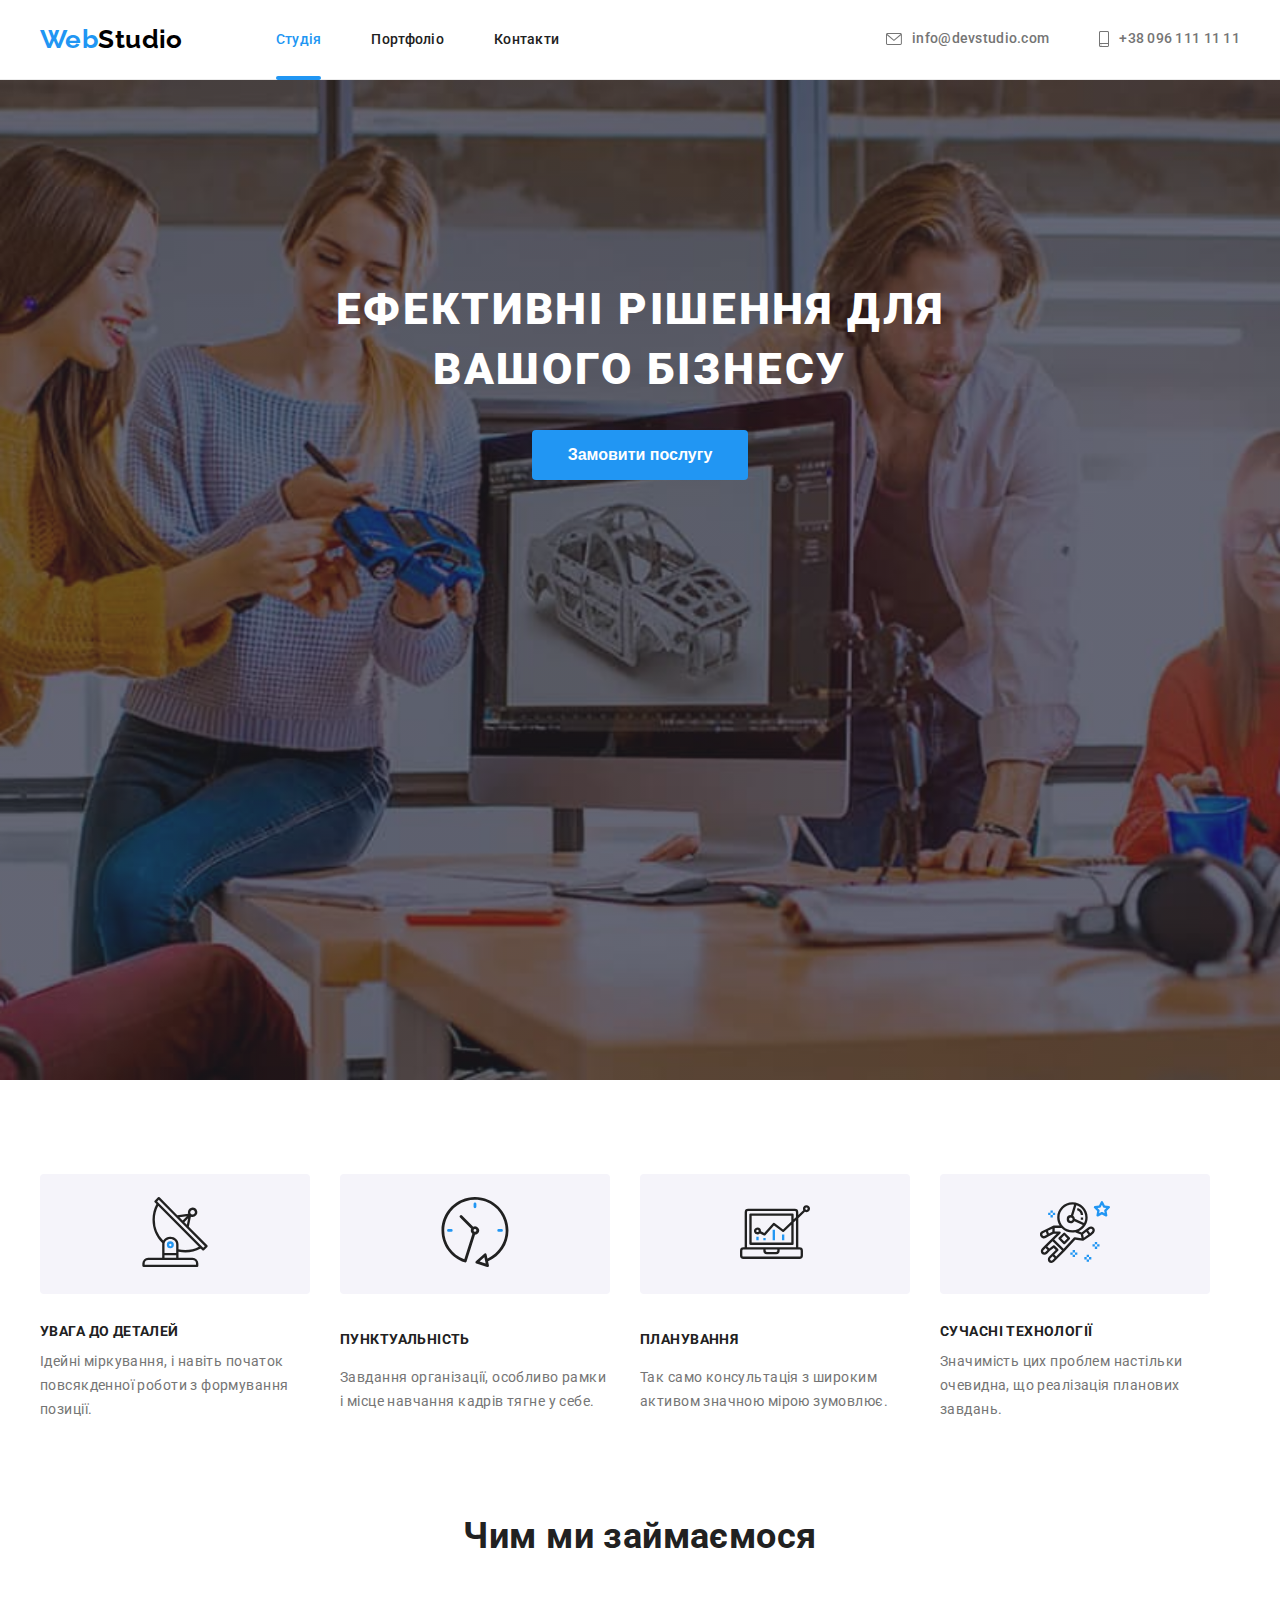
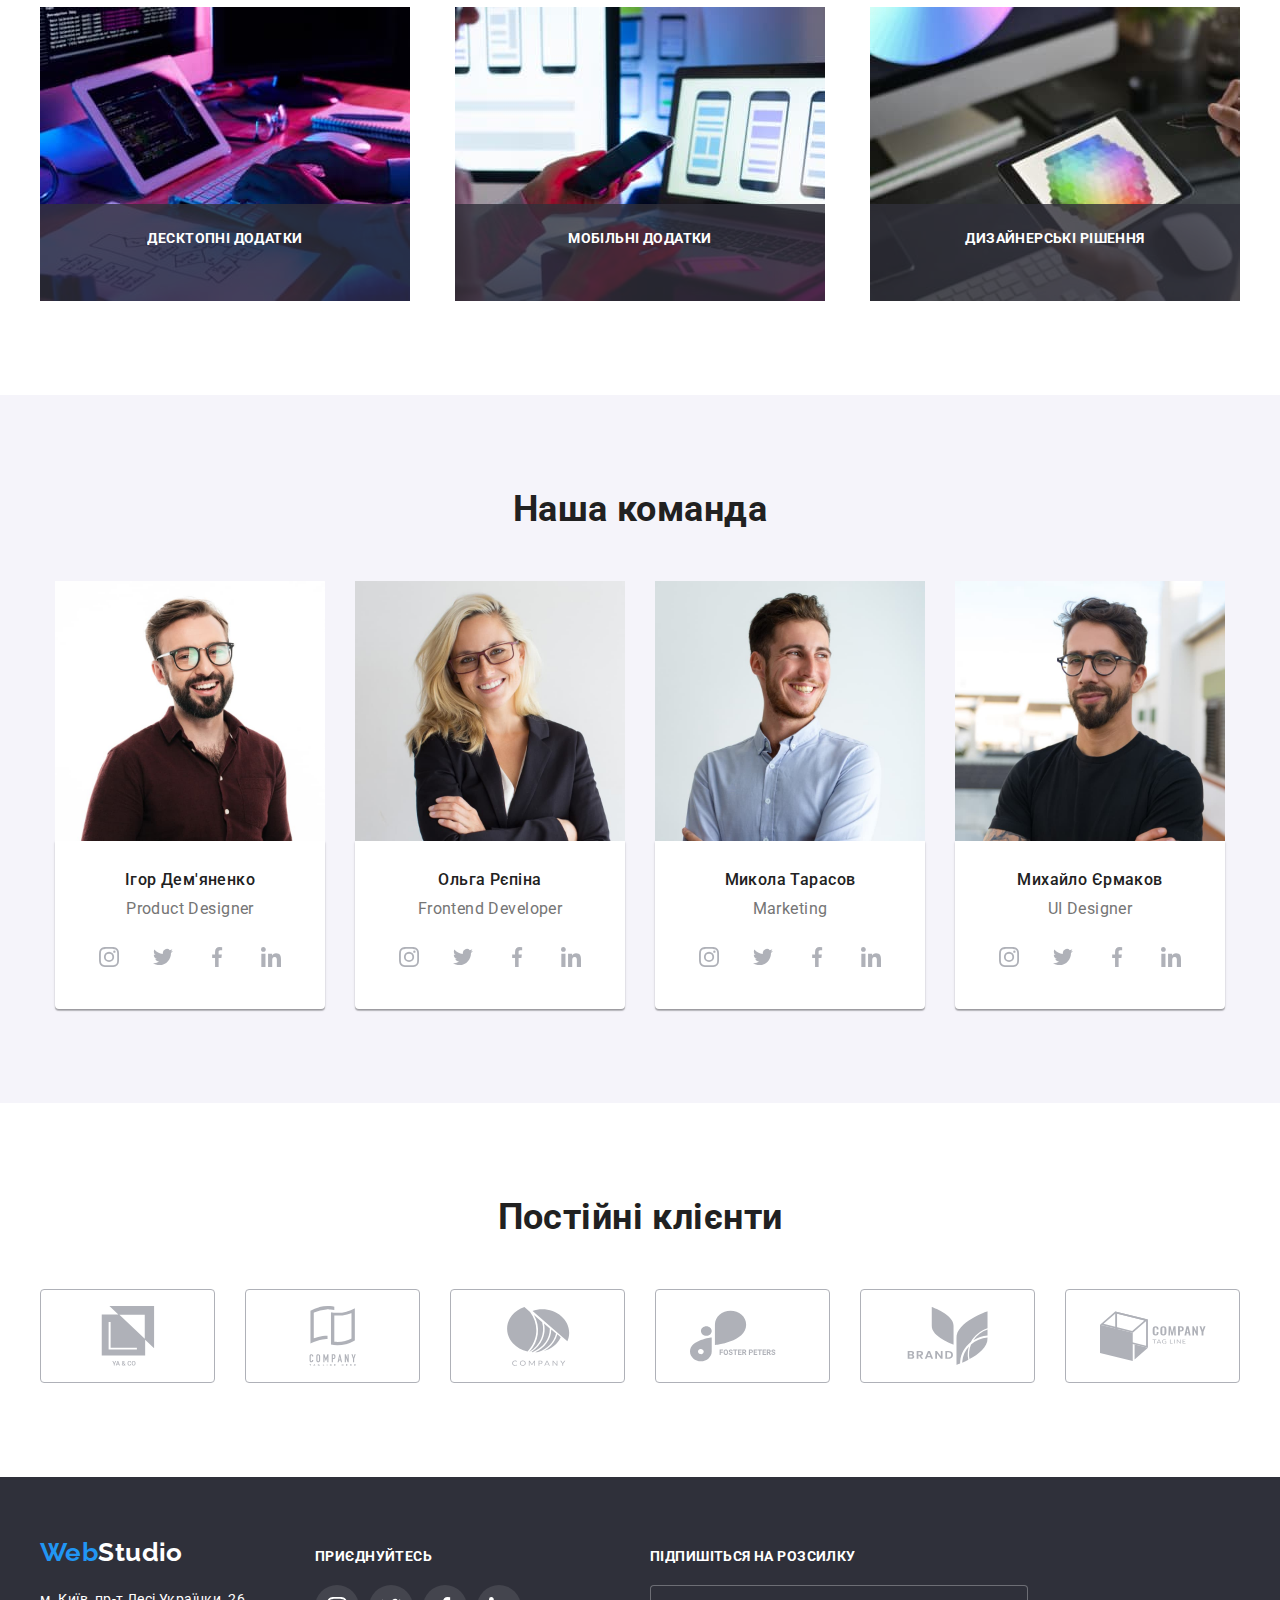
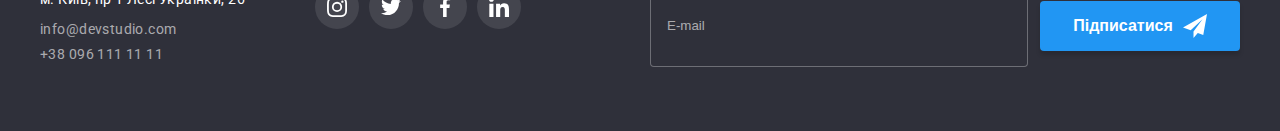
<file: index.html>
<!DOCTYPE html>
<html lang="uk">
  <head>
    <meta charset="UTF-8" />
    <meta http-equiv="X-UA-Compatible" content="IE=edge" />
    <meta name="viewport" content="width=device-width, initial-scale=1.0" />
    <title>Document</title>
    <link rel="preconnect" href="https://fonts.googleapis.com" />
    <link rel="preconnect" href="https://fonts.gstatic.com" crossorigin />
    <link
      href="https://fonts.googleapis.com/css2?family=Raleway:wght@700&family=Roboto:wght@400;500;700;900&display=swap"
      rel="stylesheet"
    />
    <link
      rel="stylesheet"
      href="https://cdnjs.cloudflare.com/ajax/libs/modern-normalize/1.1.0/modern-normalize.min.css"
      integrity="sha512-wpPYUAdjBVSE4KJnH1VR1HeZfpl1ub8YT/NKx4PuQ5NmX2tKuGu6U/JRp5y+Y8XG2tV+wKQpNHVUX03MfMFn9Q=="
      crossorigin="anonymous"
      referrerpolicy="no-referrer"
    />
    <link rel="stylesheet" href="./css/main.min.css" />
  </head>
  <body>
    <header class="header">
      <div class="container header-container">
        <nav class="navigation main-nav">
          <a href="./index.html" class="logo"
            >Web<span class="logo-color">Studio</span></a
          >
          <ul class="navigation-list">
            <li class="item-nav">
              <a href="./index.html" class="link button-current">Студія</a>
            </li>
            <li class="item-nav">
              <a href="./portfolio.html" class="link">Портфоліо</a>
            </li>
            <li class="item-nav"><a href="" class="link">Контакти</a></li>
          </ul>
        </nav>
        <!--  Кнопка мобильного меню -->
        <button type="button" class="mob-btn" data-menu-open>
          <svg class="mob-svg" width="40" height="40">
            <use href="./symbol-defs.svg#icon-mob-menu"></use>
          </svg>
        </button>
        <ul class="contacts-list">
          <li class="header-mail item">
            <a href="mailto:info@devstudio.com" class="mail"
              ><svg class="mail-icon" width="16" height="12">
                <use href="./symbol-defs.svg#icon-envelope-hover"></use></svg
              >info@devstudio.com</a
            >
          </li>
          <li class="header-phone item">
            <a href="tel:+380961111111" class="phone"
              ><svg class="phone-icon" width="10" height="16">
                <use href="./symbol-defs.svg#icon-smartphone"></use></svg
              >+38 096 111 11 11</a
            >
          </li>
        </ul>
      </div>
      <!-- Мобильная модалка -->
      <div class="mob-modal is-hidden" data-menu>
        <div class="mob-menu container">
          <button type="button" class="mob-close-btn" data-menu-close>
            <svg class="" width="40" height="40">
              <use href="./symbol-defs.svg#icon-mob-menu-close"></use>
            </svg>
          </button>
          <ul class="mob-nav">
            <li class="mob-item-nav">
              <a href="./index.html" class="mob-link button-current">Студія</a>
            </li>
            <li class="mob-item-nav">
              <a href="./portfolio.html" class="mob-link">Портфоліо</a>
            </li>
            <li class="mob-item-nav">
              <a href="" class="mob-link">Контакти</a>
            </li>
          </ul>
          <ul class="mob-contacts">
            <li class="mob-contacts-item">
              <a href="tel:+380961111111" class="mob-phone"
                >+38 096 111 11 11</a
              >
            </li>
            <li class="mob-contacts-item">
              <a href="mailto:info@devstudio.com" class="mob-mail"
                >info@devstudio.com</a
              >
            </li>
          </ul>
          <ul class="mob-socials">
            <li class="mob-soc-item">
              <a href="" class="mob-soc-link">Instagram</a>
            </li>
            <li class="mob-soc-item">
              <a href="" class="mob-soc-link">Twitter</a>
            </li>
            <li class="mob-soc-item">
              <a href="" class="mob-soc-link">Facebook</a>
            </li>
            <li class="mob-soc-item">
              <a href="" class="mob-soc-link">LinkedIn</a>
            </li>
          </ul>
        </div>
      </div>
    </header>
    <main>
      <section class="section hero background">
        <div class="container">
          <h1 class="hero-title">Ефективні рішення для вашого бізнесу</h1>
          <button data-modal-open type="button" class="button">
            Замовити послугу
          </button>
        </div>
      </section>
      <section class="section advantages">
        <div class="container">
          <h2 class="visually-hidden">Наші переваги</h2>
          <ul class="adv-list">
            <li class="advantages-item">
              <div class="icon">
                <a href="">
                  <svg class="adv-icon" width="70" height="70">
                    <use href="./symbol-defs.svg#icon-antenna"></use>
                  </svg>
                </a>
              </div>
              <h3 class="advantages-title">УВАГА ДО ДЕТАЛЕЙ</h3>
              <p class="advantages-text">
                Ідейні міркування, і навіть початок повсякденної роботи з
                формування позиції.
              </p>
            </li>
            <li class="advantages-item">
              <div class="icon">
                <a href="">
                  <svg class="adv-icon" width="70" height="70">
                    <use href="./symbol-defs.svg#icon-clock"></use>
                  </svg>
                </a>
              </div>
              <h3 class="advantages-title">ПУНКТУАЛЬНІСТЬ</h3>
              <p class="advantages-text">
                Завдання організації, особливо рамки і місце навчання кадрів
                тягне у себе.
              </p>
            </li>
            <li class="advantages-item">
              <div class="icon">
                <a href="">
                  <svg class="adv-icon" width="70" height="70">
                    <use href="./symbol-defs.svg#icon-diagram"></use>
                  </svg>
                </a>
              </div>
              <h3 class="advantages-title">ПЛАНУВАННЯ</h3>
              <p class="advantages-text">
                Так само консультація з широким активом значною мірою зумовлює.
              </p>
            </li>
            <li class="advantages-item">
              <div class="icon">
                <a href="">
                  <svg class="adv-icon" width="70" height="70">
                    <use href="./symbol-defs.svg#icon-astronaut"></use>
                  </svg>
                </a>
              </div>
              <h3 class="advantages-title">СУЧАСНІ ТЕХНОЛОГІЇ</h3>
              <p class="advantages-text">
                Значимість цих проблем настільки очевидна, що реалізація
                планових завдань.
              </p>
            </li>
          </ul>
        </div>
      </section>
      <section class="section invisible">
        <div class="container">
          <h2 class="section__title">Чим ми займаємося</h2>
          <ul class="direction">
            <li class="direction__item">
              <div class="direction__overlay">
                <picture>
                  <source
                    scrset="./images/box1.jpg 1x, 
                  ./images/box1-2x.jpg 2x"
                    media="(min-width: 1200px)"
                  />
                  <img
                    src="./images/box1.jpg"
                    alt="Людина яка набирає код на клавіатурі"
                    width="370"
                  />
                </picture>
                <p class="direction__name">Десктопні додатки</p>
              </div>
            </li>
            <li class="direction__item">
              <div class="direction__overlay">
                <picture>
                  <source
                    scrset="./images/box2.jpg 1x, 
                  ./images/box2-2x.jpg 2x"
                    media="(min-width: 1200px)"
                  />
                  <img
                    src="./images/box2.jpg"
                    alt="Людина тримає у руках телефон та обирає на комп'ютері яка розмітка буде на телефоні"
                    width="370"
                  />
                </picture>
                <p class="direction__name">Мобільні додатки</p>
              </div>
            </li>
            <li class="direction__item">
              <div class="direction__overlay">
                <picture>
                  <source
                    scrset="./images/box3.jpg 1x, 
                  ./images/box3-2x.jpg 2x"
                    media="(min-width: 1200px)"
                  />
                  <img
                    src="./images/box3.jpg"
                    alt="Людина тримає у руках планшет"
                    width="370"
                  />
                </picture>
                <p class="direction__name">Дизайнерські рішення</p>
              </div>
            </li>
          </ul>
        </div>
      </section>
      <section class="section workers">
        <div class="container">
          <h2 class="section__title">Наша команда</h2>
          <ul class="workers__list">
            <li class="workers__item">
              <picture>
                <source
                  scrset="./images/member-1.jpg 1x, 
                ./images/member-1-desktop2x.jpg 2x"
                  media="(min-width: 1200px)"
                />
                <source
                  scrset="./images/member-1-tablet-1x.jpg 1x,
                ./images/member-1-tablet-2x.jpg 2x"
                  media="(min-width: 768px)"
                />
                <source
                  scrset="./images/member-1-mobile-1x.jpg 1x,
                ./images/member-1-mobile-2x.jpg 2x"
                  media="(max-width: 767px)"
                />
                <img
                  class="workers__pic"
                  src="./images/member-1.jpg"
                  alt="Член команди чоловік"
                />
              </picture>
              <div class="worker">
                <h3 class="worker__name">Ігор Дем'яненко</h3>
                <p class="worker__position" lang="en">Product Designer</p>
                <ul class="social">
                  <li class="social__item">
                    <a class="social__link" href="">
                      <svg class="social__icon" width="20" height="20">
                        <use href="./symbol-defs.svg#icon-instagram"></use>
                      </svg>
                    </a>
                  </li>
                  <li class="social__item">
                    <a class="social__link" href="">
                      <svg class="social__icon" width="20" height="20">
                        <use href="./symbol-defs.svg#icon-twitter"></use>
                      </svg>
                    </a>
                  </li>
                  <li class="social__item">
                    <a class="social__link" href="">
                      <svg class="social__icon" width="20" height="20">
                        <use href="./symbol-defs.svg#icon-facebook"></use>
                      </svg>
                    </a>
                  </li>
                  <li class="social__item">
                    <a class="social__link" href="">
                      <svg class="social__icon" width="20" height="20">
                        <use href="./symbol-defs.svg#icon-linkedin"></use>
                      </svg>
                    </a>
                  </li>
                </ul>
              </div>
            </li>
            <li class="workers__item">
              <picture>
                <source
                  scrset="./images/member-2.jpg 1x,
                ./images/member-2-desktop-2x.jpg 2x"
                  media="(min-width: 1200px)"
                />
                <source
                  scrset="./images/member-2-tablet-1x.jpg 1x, 
                ./images/member-2-tablet-2x.jpg 2x"
                  media="(min-width: 768px)"
                />
                <source
                  scrset="./images/member-2-mobile-1x.jpg 1x,
                ./images/member-2-mobile-2x.jpg 2x"
                  media="(max-width: 767px)"
                />
                <img
                  class="workers__pic"
                  src="./images/member-2.jpg"
                  alt="Член команди жінка"
                />
              </picture>
              <div class="worker">
                <h3 class="worker__name">Ольга Рєпіна</h3>
                <p class="worker__position" lang="en">Frontend Developer</p>
                <ul class="social">
                  <li class="social__item">
                    <a class="social__link" href="">
                      <svg class="social__icon" width="20" height="20">
                        <use href="./symbol-defs.svg#icon-instagram"></use>
                      </svg>
                    </a>
                  </li>
                  <li class="social__item">
                    <a class="social__link" href="">
                      <svg class="social__icon" width="20" height="20">
                        <use href="./symbol-defs.svg#icon-twitter"></use>
                      </svg>
                    </a>
                  </li>
                  <li class="social__item">
                    <a class="social__link" href="">
                      <svg class="social__icon" width="20" height="20">
                        <use href="./symbol-defs.svg#icon-facebook"></use>
                      </svg>
                    </a>
                  </li>
                  <li class="social__item">
                    <a class="social__link" href="">
                      <svg class="social__icon" width="20" height="20">
                        <use href="./symbol-defs.svg#icon-linkedin"></use>
                      </svg>
                    </a>
                  </li>
                </ul>
              </div>
            </li>
            <li class="workers__item">
              <picture>
                <source
                  scrset="./images/member-3.jpg 1x,
                ./images/member-3-desktop-2x.jpg 2x"
                  media="(min-width: 1200px)"
                />
                <source
                  scrset="./images/member-3-tablet-1x.jpg 1x, 
                ./images/member-3-tablet-2x.jpg 2x"
                  media="(min-width: 768px)"
                />
                <source
                  scrset="./images/member-3-mobile-1x.jpg 1x,
                ./images/member-3-mobile-2x.jpg 2x"
                  media="(max-width: 767px)"
                />
                <img
                  class="workers__pic"
                  src="./images/member-3.jpg"
                  alt="Член команди чоловік"
                />
              </picture>
              <div class="worker">
                <h3 class="worker__name">Микола Тарасов</h3>
                <p class="worker__position" lang="en">Marketing</p>
                <ul class="social">
                  <li class="social__item">
                    <a class="social__link" href="">
                      <svg class="social__icon" width="20" height="20">
                        <use href="./symbol-defs.svg#icon-instagram"></use>
                      </svg>
                    </a>
                  </li>
                  <li class="social__item">
                    <a class="social__link" href="">
                      <svg class="social__icon" width="20" height="20">
                        <use href="./symbol-defs.svg#icon-twitter"></use>
                      </svg>
                    </a>
                  </li>
                  <li class="social__item">
                    <a class="social__link" href="">
                      <svg class="social__icon" width="20" height="20">
                        <use href="./symbol-defs.svg#icon-facebook"></use>
                      </svg>
                    </a>
                  </li>
                  <li class="social__item">
                    <a class="social__link" href="">
                      <svg class="social__icon" width="20" height="20">
                        <use href="./symbol-defs.svg#icon-linkedin"></use>
                      </svg>
                    </a>
                  </li>
                </ul>
              </div>
            </li>
            <li class="workers__item">
              <picture>
                <source
                  scrset="./images/member-4.jpg 1x, 
                ./images/member-4-desktop-2x.jpg 2x"
                  media="(min-width: 1200px)"
                />
                <source
                  scrset="./images/member-4-tablet-1x.jpg 1x, 
                ./images/member-4-tablet-2x.jpg 2x"
                  media="(min-width: 768px)"
                />
                <source
                  scrset="./images/member-4-mobile-1x.jpg 1x, 
                ./images/member-4-mobile-2x.jpg 2x"
                  media="(max-width: 767px)"
                />
                <img
                  class="workers__pic"
                  src="./images/member-4.jpg"
                  alt="Член команди чоловік"
                />
              </picture>
              <div class="worker">
                <h3 class="worker__name">Михайло Єрмаков</h3>
                <p class="worker__position" lang="en">UI Designer</p>
                <ul class="social">
                  <li class="social__item">
                    <a class="social__link" href="">
                      <svg class="social__icon" width="20" height="20">
                        <use href="./symbol-defs.svg#icon-instagram"></use>
                      </svg>
                    </a>
                  </li>
                  <li class="social__item">
                    <a class="social__link" href="">
                      <svg class="social__icon" width="20" height="20">
                        <use href="./symbol-defs.svg#icon-twitter"></use>
                      </svg>
                    </a>
                  </li>
                  <li class="social__item">
                    <a class="social__link" href="">
                      <svg class="social__icon" width="20" height="20">
                        <use href="./symbol-defs.svg#icon-facebook"></use>
                      </svg>
                    </a>
                  </li>
                  <li class="social__item">
                    <a class="social__link" href="">
                      <svg class="social__icon" width="20" height="20">
                        <use href="./symbol-defs.svg#icon-linkedin"></use>
                      </svg>
                    </a>
                  </li>
                </ul>
              </div>
            </li>
          </ul>
        </div>
      </section>
      <section class="section clients">
        <div class="container">
          <h2 class="clients__title">Постійні клієнти</h2>
          <ul class="companies">
            <li class="companies__item">
              <a class="companies__item--border" href="">
                <svg class="companies__icon" width="106" height="60">
                  <use href="./symbol-defs.svg#icon-company-1"></use>
                </svg>
              </a>
            </li>
            <li class="companies__item">
              <a class="companies__item--border" href="">
                <svg class="companies__icon" width="106" height="60">
                  <use href="./symbol-defs.svg#icon-company-2"></use>
                </svg>
              </a>
            </li>
            <li class="companies__item">
              <a class="companies__item--border" href="">
                <svg class="companies__icon" width="106" height="60">
                  <use href="./symbol-defs.svg#icon-company-3"></use>
                </svg>
              </a>
            </li>
            <li class="companies__item">
              <a class="companies__item--border" href="">
                <svg class="companies__icon" width="106" height="60">
                  <use href="./symbol-defs.svg#icon-company-4"></use>
                </svg>
              </a>
            </li>
            <li class="companies__item">
              <a class="companies__item--border" href="">
                <svg class="companies__icon" width="106" height="60">
                  <use href="./symbol-defs.svg#icon-company-5"></use>
                </svg>
              </a>
            </li>
            <li class="companies__item">
              <a class="companies__item--border" href="">
                <svg class="companies__icon" width="106" height="60">
                  <use href="./symbol-defs.svg#icon-company-6"></use>
                </svg>
              </a>
            </li>
          </ul>
        </div>
      </section>
    </main>
    <footer class="footer">
      <div class="container footer-container">
        <div class="footer-tablet">
          <div class="footer-contacts">
            <a href="./index.html" class="logo"
              >Web<span class="logo-color">Studio</span></a
            >
            <address class="footer-address">
              м. Київ, пр-т Лесі Українки, 26
            </address>
            <ul class="footer-list">
              <li class="footer-list-item">
                <a href="mailto:info@devstudio.com" class="footer-mail"
                  >info@devstudio.com</a
                >
              </li>
              <li class="footer-list-item">
                <a href="tel:+380961111111" class="footer-phone"
                  >+38 096 111 11 11</a
                >
              </li>
            </ul>
          </div>
          <div class="footer-join">
            <h2 class="join">Приєднуйтесь</h2>
            <ul class="footer-social-group">
              <li class="footer-social-item">
                <a class="footer-link" href="">
                  <svg class="footer-social" width="20" height="20">
                    <use href="./symbol-defs.svg#icon-instagram"></use>
                  </svg>
                </a>
              </li>
              <li class="footer-social-item">
                <a class="footer-link" href="">
                  <svg class="footer-social" width="20" height="20">
                    <use href="./symbol-defs.svg#icon-twitter"></use>
                  </svg>
                </a>
              </li>
              <li class="footer-social-item">
                <a class="footer-link" href="">
                  <svg class="footer-social" width="20" height="20">
                    <use href="./symbol-defs.svg#icon-facebook"></use>
                  </svg>
                </a>
              </li>
              <li class="footer-social-item">
                <a class="footer-link" href="">
                  <svg class="footer-social" width="20" height="20">
                    <use href="./symbol-defs.svg#icon-linkedin"></use>
                  </svg>
                </a>
              </li>
            </ul>
          </div>
        </div>
        <div class="footer-subscribe">
          <h2 class="subscribe">Підпишіться на розсилку</h2>
          <div role="group" class="send-button">
            <form class="footer-form">
              <div class="send-email">
                <label for="e-mail"></label>
                <input
                  type="email"
                  name="email"
                  id="e-mail"
                  placeholder="E-mail"
                />
              </div>
              <div class="footer-send-button">
                <button class="subscribe-btn" type="submit">
                  Підписатися
                  <svg class="plane-icon" width="24" height="24">
                    <use href="./symbol-defs.svg#icon-plane"></use>
                  </svg>
                </button>
              </div>
            </form>
          </div>
        </div>
      </div>
    </footer>
    <div class="backdrop is-hidden" data-modal>
      <div class="modal">
        <button type="button" class="modal-button" data-modal-close>
          <svg class="modal-close-icon" width="18" height="18">
            <use href="./symbol-defs.svg#icon-close"></use>
          </svg>
        </button>
        <form class="modal-form">
          <h2 class="modal-name">Залиште свої дані, ми вам передзвонимо</h2>
          <div class="form-divs">
            <div class="modal-item">
              <label for="name">Ім'я</label>
              <span class="svg-input"
                ><input type="text" name="name" id="name" />
                <svg class="modal-svg" width="18" height="18">
                  <use href="./symbol-defs.svg#icon-name"></use>
                </svg>
              </span>
            </div>
            <div class="modal-item">
              <label for="tel">Телефон</label>
              <span class="svg-input"
                ><input type="tel" name="tel" id="tel" />
                <svg class="modal-svg" width="18" height="18">
                  <use href="./symbol-defs.svg#icon-tel"></use>
                </svg>
              </span>
            </div>
            <div class="modal-item">
              <label for="email">Пошта</label>
              <span class="svg-input"
                ><input type="email" name="email" id="email" />
                <svg class="modal-svg" width="18" height="18">
                  <use href="./symbol-defs.svg#icon-email"></use></svg
              ></span>
            </div>
            <div class="modal-item">
              <label for="comment">Коментар</label>
              <textarea
                class="textarea"
                name="comment"
                id="comment"
                placeholder="Введіть текст"
              ></textarea>
            </div>
          </div>
          <div class="checkbox-agree">
            <label for="checkbox"
              ><input
                class="checkbox visually-hidden"
                type="checkbox"
                name="checkbox"
                value="checkbox"
                id="checkbox"
              />
              <span class="checkbox-icon">
                <svg class="checkbox-svg" width="16" height="15">
                  <use href="./symbol-defs.svg#icon-checkbox"></use>
                </svg> </span
              >Погоджуюся з розсилкою та приймаю
              <a class="checkbox-link" href="">Умови договору</a>
            </label>
          </div>
          <div class="send-form">
            <button type="submit" class="checkbox-send-button">
              Відправити
            </button>
          </div>
        </form>
      </div>
    </div>
    <script src="./js/modal.js"></script>
    <script src="./js/mobile-menu.js"></script>
  </body>
</html>
</file>
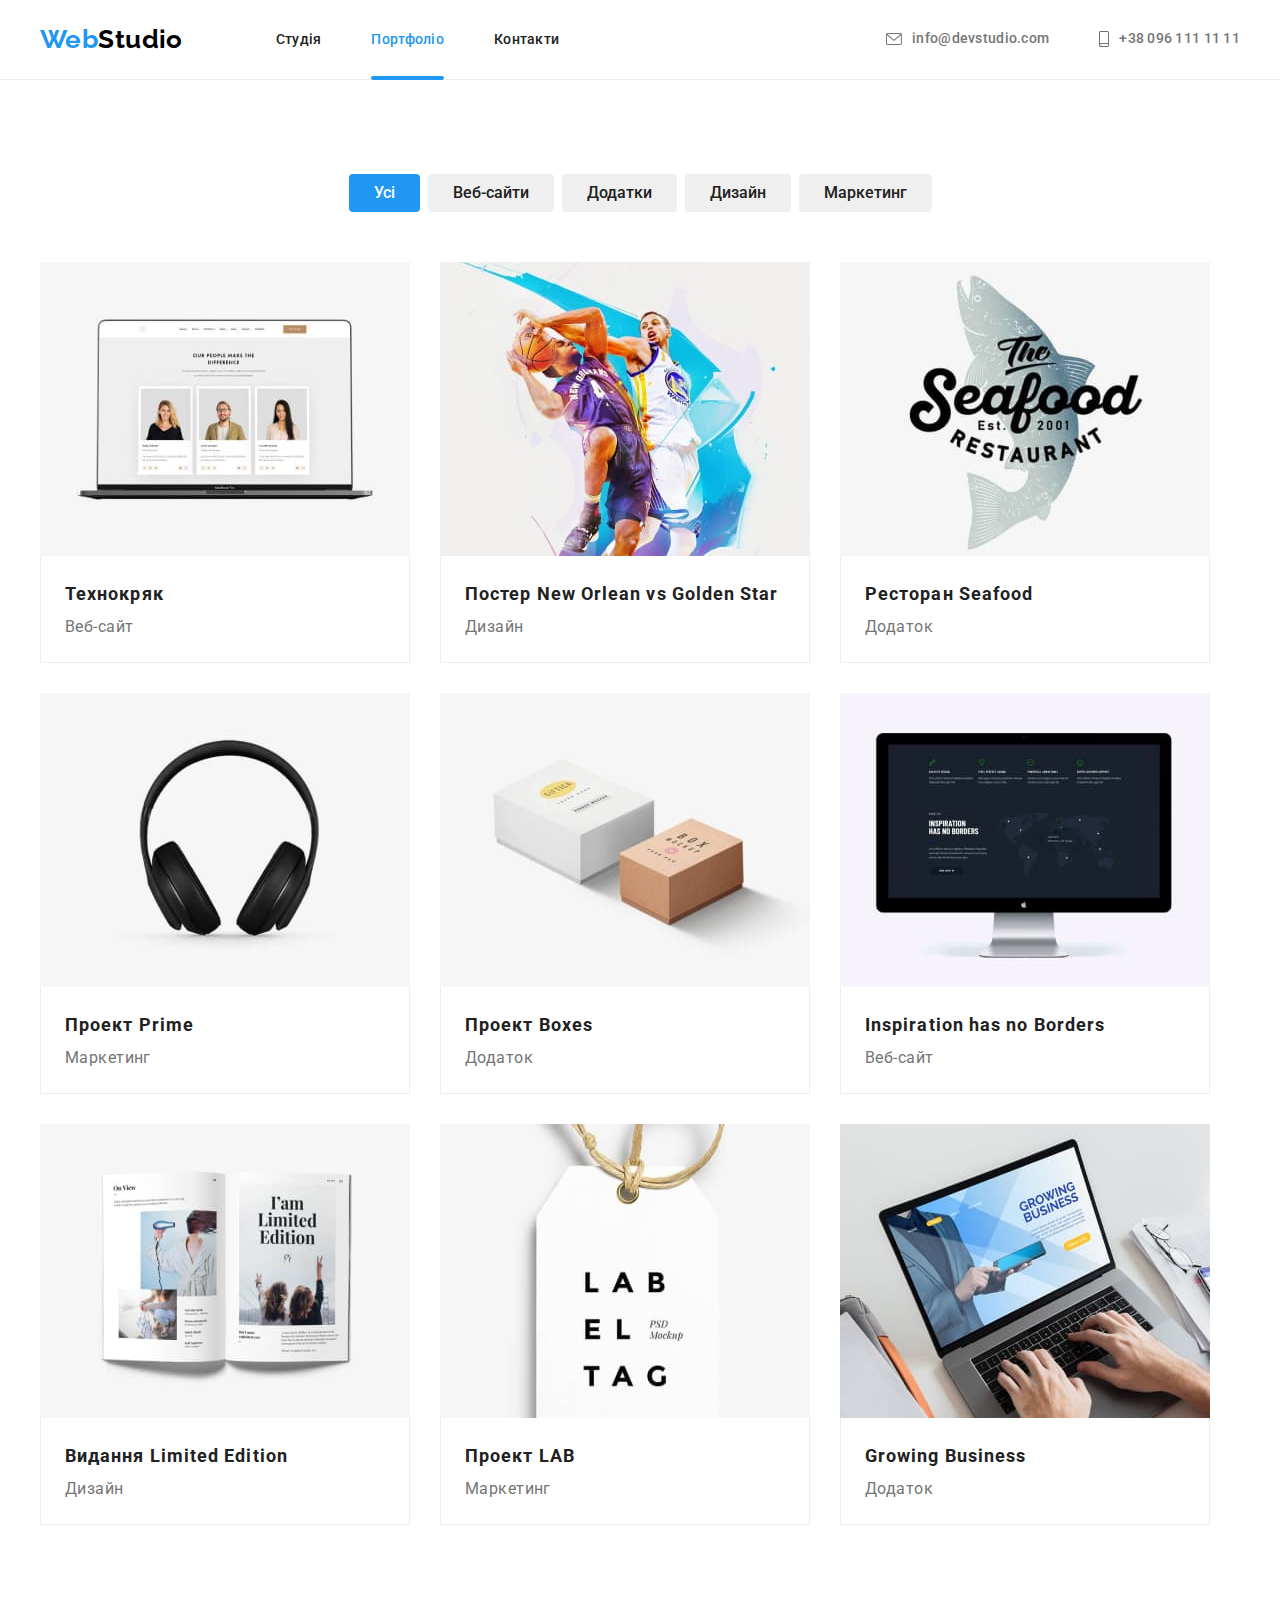
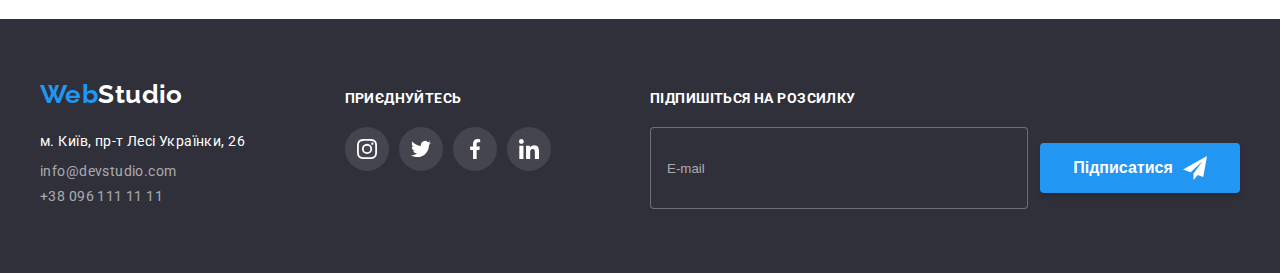
<file: portfolio.html>
<!DOCTYPE html>
<html lang="uk">
<head>
    <meta charset="UTF-8">
    <meta http-equiv="X-UA-Compatible" content="IE=edge">
    <meta name="viewport" content="width=device-width, initial-scale=1.0">
    <title>Document</title>
    <link rel="preconnect" href="https://fonts.googleapis.com">
    <link rel="preconnect" href="https://fonts.googleapis.com">
    <link rel="preconnect" href="https://fonts.gstatic.com" crossorigin>
    <link href="https://fonts.googleapis.com/css2?family=Raleway:wght@700&family=Roboto:wght@400;500;700;900&display=swap" rel="stylesheet">
    <link rel="stylesheet" href="https://cdnjs.cloudflare.com/ajax/libs/modern-normalize/1.1.0/modern-normalize.min.css" integrity="sha512-wpPYUAdjBVSE4KJnH1VR1HeZfpl1ub8YT/NKx4PuQ5NmX2tKuGu6U/JRp5y+Y8XG2tV+wKQpNHVUX03MfMFn9Q==" crossorigin="anonymous" referrerpolicy="no-referrer">
    <link rel="stylesheet" href="./css/main.min.css">
</head>
<body>
  <header class="header">
    <div class="container header-container">
      <nav class="navigation main-nav">
        <a href="./index.html" class="logo">Web<span class="logo-color">Studio</span></a>
        <ul class="navigation-list">
          <li class="item-nav">
            <a href="./index.html" class="link">Студія</a></li>
          <li class="item-nav"><a href="./portfolio.html" class="link button-current">Портфоліо</a></li>
          <li class="item-nav"><a href="" class="link">Контакти</a></li>
        </ul>
      </nav>
      <button type="button" class="mob-btn" data-menu-open>
        <svg class="mob-svg" width="40" height="40">
          <use href="./symbol-defs.svg#icon-mob-menu">
          </use>
        </svg>
      </button>
      <ul class="contacts-list">
        <li class="header-mail item">
          <a href="mailto:info@devstudio.com" class="mail"><svg class="mail-icon" width="16" height="12">
            <use href="./symbol-defs.svg#icon-envelope-hover"></use>
          </svg>info@devstudio.com</a>
        </li>
        <li class="header-phone item">
          <a href="tel:+380961111111" class="phone"><svg class="phone-icon"  width="10" height="16">
            <use href="./symbol-defs.svg#icon-smartphone"></use>
          </svg>+38 096 111 11 11</a>
        </li>
      </ul>
    </div>
    <div class="mob-modal is-hidden" data-menu>
      <div class="mob-menu container">
        <button type="button" class="mob-close-btn" data-menu-close>
          <svg class="" width="40" height="40">
            <use href="./symbol-defs.svg#icon-mob-menu-close"></use>
          </svg>
        </button> 
          <ul class="mob-nav">
            <li class="mob-item-nav">
              <a href="./index.html" class="mob-link">Студія</a>
            </li>
            <li class="mob-item-nav">
              <a href="./portfolio.html" class="mob-link button-current">Портфоліо</a>
            </li>
            <li class="mob-item-nav">
              <a href="" class="mob-link">Контакти</a>
            </li>
          </ul>
          <ul class="mob-contacts">
            <li class="mob-contacts-item">
              <a href="tel:+380961111111" class="mob-phone">+38 096 111 11 11</a>
            </li>
            <li class="mob-contacts-item">
              <a href="mailto:info@devstudio.com" class="mob-mail">info@devstudio.com</a>
            </li>
          </ul>
          <ul class="mob-socials">
            <li class="mob-soc-item">
              <a href="" class="mob-soc-link">Instagram</a>
            </li>
            <li class="mob-soc-item">
              <a href="" class="mob-soc-link">Twitter</a>
            </li>
            <li class="mob-soc-item">
              <a href="" class="mob-soc-link">Facebook</a>
            </li>
            <li class="mob-soc-item">
              <a href="" class="mob-soc-link">LinkedIn</a>
            </li>
          </ul>
        </div>
    </div>
  </header>
    <main>
        <section class="section">
            <div class="container">
                <h1 class="visually-hidden">Filter</h1>
            <ul class="filter-button-list">
                <li class="all-button"> <button type="button" class="button-portfolio button-current">Усі</button></li>
                <li> <button type="button" class="button-portfolio">Веб-сайти</button></li>
                <li> <button type="button" class="button-portfolio button-shift">Додатки</button></li>
                <li> <button type="button" class="button-portfolio">Дизайн</button></li>
                <li> <button type="button" class="button-portfolio">Маркетинг</button></li>
            </ul>
                <ul class="projects">
                    <li>
                      <a class="project-example" href="">
                        <div class="card-overlay">
                          <img class="photo" src="./images/images-portfolio/img1.jpg" alt="Наші спеціалісти">
                          <p class="project-overlay">Ресурс пропонує комплексні пропозиції з різним рівнем функціоналу та сервісів. Все це дозволить відвідувачу отримати вичерпні відомості про компанію чи приватну особу.</p>
                        </div>
                        <div class="project-card">
                        <h2 class="project">Технокряк</h2>
                        <p class="project-title">Веб-сайт</p>
                        </div> 
                      </a> 
                    </li>
                    <li> 
                      <a class="project-example" href="">
                        <div class="card-overlay">
                          <img class="photo" src="./images/images-portfolio/img2.jpg" alt="Баскетбольні гравці">
                          <p class="project-overlay">Слава Україні! Героям Слава! Путін ху*ло! Віримо в перемогу!</p>
                        </div>
                        <div class="project-card">
                        <h2 class="project">Постер <span lang="en">New Orlean vs Golden Star</span></h2>
                        <p class="project-title">Дизайн</p>
                        </div> 
                      </a>
                    </li>
                    <li>
                      <a class="project-example" href="">
                        <div class="card-overlay">
                          <img class="photo" src="./images/images-portfolio/img3.jpg" alt="Логотип рибного ресторану">
                          <p class="project-overlay">Теория — это когда все известно, но ничего не работает. Практика — это когда все работает, но никто не знает почему. Мы же объединяем теорию и практику: ничего не работает… и никто не знает почему!</p>
                        </div>
                        <div class="project-card">
                        <h2 class="project">Ресторан <span lang="en">Seafood</span></h2>
                        <p class="project-title">Додаток</p>
                        </div> 
                      </a>  
                    </li>
                    <li>
                      <a class="project-example" href="">
                        <div class="card-overlay">
                          <img class="photo" src="./images/images-portfolio/img4.jpg" alt="Навушники">
                          <p class="project-overlay">Космос находится всего в часе езды, если ваша машина способна ехать вверх.</p>
                        </div>
                        <div class="project-card">
                        <h2 class="project">Проект <span lang="en">Prime</span></h2>
                        <p class="project-title">Маркетинг</p>
                        </div>
                      </a>
                    </li>
                    <li>
                      <a class="project-example" href="">
                        <div class="card-overlay">
                          <img class="photo" src="./images/images-portfolio/img5.jpg" alt="Дві картонні коробки">
                          <p class="project-overlay">Никогда не откладывай на завтра то, что можешь сделать послезавтра.</p>
                        </div>
                        <div class="project-card">
                        <h2 class="project">Проект <span lang="en">Boxes</span></h2>
                        <p class="project-title">Додаток</p>
                        </div>
                      </a>
                    </li>
                    <li>
                      <a class="project-example" href="">
                        <div class="card-overlay">
                          <img class="photo" src="./images/images-portfolio/img6.jpg" alt="Монітор">
                          <p class="project-overlay">Причина, по которой множество людей упускают благоприятные возможности, – то, что эти возможности зачастую связаны с необходимостью труда.</p>
                        </div>
                        <div class="project-card">
                        <h2 class="project" lang="en">Inspiration has no Borders</h2>
                        <p class="project-title">Веб-сайт</p>
                        </div>
                      </a>
                    </li>
                    <li>
                      <a class="project-example" href="">
                        <div class="card-overlay">
                          <img class="photo" src="./images/images-portfolio/img7.jpg" alt="Розгорнутий журнал">
                          <p class="project-overlay">Всё в наших руках, поэтому их нельзя опускать.</p>
                        </div>
                        <div class="project-card">
                        <h2 class="project">Видання <span lang="en">Limited Edition</span></h2>
                        <p class="project-title">Дизайн</p>
                        </div>
                      </a>
                    </li>
                    <li>
                      <a class="project-example" href="">
                        <div class="card-overlay">
                          <img class="photo" src="./images/images-portfolio/img8.jpg" alt="Фірмова">
                          <p class="project-overlay">Если любишь цветок, что растет где-то на далекой звезде, хорошо ночью глядеть в небо. Все звезды расцветают.</p>
                        </div>
                        <div class="project-card">
                        <h2 class="project">Проект <span lang="en">LAB</span></h2>
                        <p class="project-title">Маркетинг</p>
                        </div>
                      </a>
                    </li>
                    <li>
                      <a class="project-example" href="">
                        <div class="card-overlay">
                          <img class="photo" src="./images/images-portfolio/img9.jpg" alt="Чоловік працює за ноутбуком">
                          <p class="project-overlay">Сегодня – только один из дней, которые предстоит прожить. Но что произойдет в те другие будущие дни, может зависеть от того, что вы делаете сегодня.</p>
                        </div>
                        <div class="project-card">
                        <h2 class="project" lang="en">Growing Business</h2>
                        <p class="project-title">Додаток</p>
                        </div>
                      </a>
                    </li>
                </ul>
            </div>  
        </section>
      </main>
      <footer class="footer">
        <div class="container footer-container">
          <div class="footer-contacts">
            <a href="./index.html" class="logo"
              >Web<span class="logo-color">Studio</span></a>
            <address class="footer-address">
              м. Київ, пр-т Лесі Українки, 26
            </address>
            <ul class="footer-list">
              <li class="footer-list-item">
                <a href="mailto:info@devstudio.com" class="footer-mail"
                  >info@devstudio.com</a>
              </li>
              <li class="footer-list-item">
                <a href="tel:+380961111111" class="footer-phone">+38 096 111 11 11</a>
              </li>
            </ul>
          </div>
          <div class="footer-join">
            <h2 class="join">Приєднуйтесь</h2>
          <ul class="footer-social-group">
            <li class="footer-social-item">
              <a class="footer-link" href="">
                <svg class="footer-social" width="20" height="20">
                  <use href="./symbol-defs.svg#icon-instagram"></use>
                </svg>
              </a>
            </li>
            <li class="footer-social-item">
              <a class="footer-link" href="">
                <svg class="footer-social" width="20" height="20">
                  <use href="./symbol-defs.svg#icon-twitter"></use>
                </svg>
              </a>
            </li>
            <li class="footer-social-item">
              <a class="footer-link" href="">
                <svg class="footer-social" width="20" height="20">
                  <use href="./symbol-defs.svg#icon-facebook"></use>
                </svg>
              </a>
            </li>
            <li class="footer-social-item">
              <a class="footer-link" href="">
                <svg class="footer-social" width="20" height="20">
                  <use href="./symbol-defs.svg#icon-linkedin"></use>
                </svg>
              </a>
            </li>
          </ul>
        </div>
        <div class="footer-subscribe">
          <h2 class="subscribe">Підпишіться на розсилку</h2>
          <div role="group" class="send-button">
            <form class="footer-form">
              <div class="send-email">
                <label for="e-mail"></label>
                  <input type="email" name="email" id="e-mail" placeholder="E-mail">
              </div>
              <div class="footer-send-button">
              <button class="subscribe-btn" type="submit">Підписатися
              <svg class="plane-icon" width="24" height="24">
              <use href="./symbol-defs.svg#icon-plane"></use>
              </svg></button>
              </div>
            </form>
          </div>
        </div>
      </div>
    </footer>
  </body>
  </html>
</file>
<file: css/main.min.css>
:root{--header-background-color: #ffffff;--hero-background-color: #2f303a;--second-background-color: #ffffff;--main-text-color: #757575;--accent-color: #2196f3;--main-head-color: #212121;--light-grey: #AFB1B8}html{box-sizing:border-box}body{font-family:"Roboto",sans-serif;font-size:14px;letter-spacing:.03em;background-color:var(--second-background-color);color:var(--main-head-color);margin:0}@media screen and (min-width: 320px)and (max-width: 1199px){.section{padding:60px 0}}@media screen and (min-width: 1200px){.section{padding:94px 0}}img{display:block;max-width:100%;height:auto}h1,h2,h3,h4,h5,h6,p{margin:0}.container{width:100%;padding-left:15px;padding-right:15px;margin-left:auto;margin-right:auto}@media screen and (min-width: 320px){.container{min-width:320px}}@media screen and (min-width: 768px){.container{width:768px}}@media screen and (min-width: 1200px){.container{width:1200px}}.backdrop{width:100%;height:100%;position:fixed;top:0;background-color:rgba(47,48,58,.4);opacity:1;transition:opacity 350ms cubic-bezier(0.4, 0, 0.2, 1),visibility}.modal{position:absolute;padding:40px;min-height:581px;background-color:var(--header-background-color);top:50%;left:50%;transform:translate(-50%, -50%) scale(1);transition:transform 350ms cubic-bezier(0.4, 0, 0.2, 1)}@media screen and (min-width: 320px){.modal{width:100%}}@media screen and (min-width: 480px){.modal{width:450px}}@media screen and (min-width: 1200px){.modal{width:528px}}.modal-button{width:30px;height:30px;border:1px solid rgba(0,0,0,.1);background-color:rgba(0,0,0,0);border-radius:50%;position:absolute;right:8px;top:8px;display:flex;align-items:center;justify-content:center;padding:9px 10px;cursor:pointer}.modal-button:hover{fill:var(--accent-color)}.modal-close-icon{width:11px;height:11px;display:flex}.is-hidden{opacity:0;visibility:hidden;pointer-events:none}.backdrop.is-hidden .modal{transform:translate(-50%, -50%) scale(0.7)}.modal-name{font-weight:700;font-size:20px;line-height:1.15;letter-spacing:.03em;color:var(--main-head-color);text-align:center;margin-bottom:12px}.modal-item{display:flex;flex-direction:column;margin-bottom:10px}.modal-item:last-child{margin-bottom:0}.modal-item label{font-weight:400;font-size:12px;line-height:1.16;letter-spacing:.01em;color:var(--main-text-color);margin-bottom:4px}.modal-item input{border:1px solid rgba(33,33,33,.2);border-radius:4px;width:100%;height:40px;padding-left:42px;transition-property:border-color;transition-duration:250ms;transition-timing-function:cubic-bezier(0.4, 0, 0.2, 1);cursor:pointer}.modal-item input:focus{border-color:var(--accent-color);outline-color:var(--accent-color)}.form-divs{margin-bottom:20px}.svg-input{position:relative}.modal-svg{position:absolute;top:50%;left:12px;transform:translateY(-50%);transition-property:border-color;transition-duration:250ms;transition-timing-function:cubic-bezier(0.4, 0, 0.2, 1)}.modal-item input:focus~.modal-svg{fill:var(--accent-color)}.textarea{display:block;resize:none;width:100%;height:120px;border:1px solid rgba(33,33,33,.2);border-radius:4px;padding-left:16px;padding-top:12px;transition-property:border-color;transition-duration:250ms;transition-timing-function:cubic-bezier(0.4, 0, 0.2, 1)}.textarea::-moz-placeholder{font-size:12px;line-height:1.16;color:rgba(117,117,117,.5)}.textarea:-ms-input-placeholder{font-size:12px;line-height:1.16;color:rgba(117,117,117,.5)}.textarea::placeholder{font-size:12px;line-height:1.16;color:rgba(117,117,117,.5)}.textarea:focus{border-color:var(--accent-color);outline-color:var(--accent-color)}.checkbox-agree label{display:flex;justify-content:center;align-items:center;color:var(--main-text-color)}.checkbox-agree{margin-bottom:30px;line-height:1.71}@media screen and (max-width: 1199px){.checkbox-agree{font-size:12px;line-height:1.16}}input .visually-hidden{width:1px;height:1px;margin:-1px;border:0;padding:0;clip:rect(0 0 0 0);overflow:hidden}.checkbox:checked+.checkbox-icon{background-color:var(--accent-color);border-color:var(--accent-color)}.checkbox-icon{width:16px;height:15px;border:2px solid var(--main-head-color);border-radius:2px;background-size:contain;background-origin:border-box;margin-right:7px;display:flex;justify-content:center;align-items:center}.checkbox-link{color:var(--accent-color);-webkit-text-decoration-line:underline;text-decoration-line:underline;line-height:1.71;text-underline-offset:3px;margin-left:4px}.checkbox-send-button{font-weight:700;font-size:16px;line-height:1.87;width:200px;height:50px;border-radius:4px;background-color:var(--accent-color);color:var(--header-background-color);border:none;cursor:pointer}.checkbox-send-button:hover,.checkbox-send-button:focus{background-color:#188ce8;box-shadow:0px 4px 4px rgba(0,0,0,.15)}.send-form{display:flex;align-items:center;justify-content:center}.mob-btn{margin-left:auto;margin-top:10px;margin-bottom:10px;display:flex;border:none;background-color:var(--header-background-color)}@media screen and (min-width: 768px){.mob-btn{display:none}}.mob-close-btn{margin-left:auto;display:flex;border:none;background-color:var(--header-background-color);margin-top:10px}.mob-close-btn:focus{fill:var(--accent-color)}.mob-menu{position:absolute;top:0;background-color:var(--header-background-color);width:100vw;height:100vh;position:fixed;padding-left:40px;padding-bottom:48px}@media screen and (min-width: 768px){.mob-menu{display:none}}.mob-nav{margin-bottom:300px}@media screen and (min-width: 320px)and (max-width: 480px){.mob-nav{margin-bottom:260px}}.mob-item-nav{font-weight:500;font-size:40px;line-height:1.17;letter-spacing:.02em}.mob-item-nav:not(:last-child){margin-bottom:32px}.mob-link{text-decoration:none;color:var(--main-head-color)}.mob-link:focus{color:var(--accent-color)}.mob-phone{text-decoration:none;color:var(--accent-color);font-weight:500;font-size:34px;line-height:1.17;letter-spacing:.02em}@media screen and (min-width: 320px)and (max-width: 479px){.mob-phone{font-size:28px}}.mob-contacts-item:first-child{margin-bottom:32px}.mob-contacts{margin-bottom:64px}.mob-mail{text-decoration:none;font-weight:500;font-size:24px;line-height:1.16;letter-spacing:.02em;color:var(--main-text-color)}.mob-socials{display:flex;gap:10px}.mob-soc-link{text-decoration:none;color:var(--accent-color);font-weight:500;font-size:18px;line-height:1.22;letter-spacing:.02em}@media screen and (min-width: 320px)and (max-width: 479px){.mob-soc-link{font-size:12px}}.mob-soc-item:not(:last-child)::after{content:"";border:1px solid rgba(33,33,33,.2);transform:rotate(90deg);height:22px;margin-left:10px}.logo{font-family:"Raleway",sans-serif;font-weight:700;font-size:26px;line-height:1.19;color:var(--accent-color);text-decoration:none;margin-right:93px}@media screen and (min-width: 320px)and (max-width: 1199px){.logo{font-size:24px;line-height:1.16}}.header .logo-color{color:#000}header{padding:24px 0;background-color:var(--header-background-color);border-bottom:1px solid #ececec}@media screen and (min-width: 320px)and (max-width: 1199px){header{padding:0}}.header-container{display:flex;align-items:center}.navigation-list{display:flex;align-items:center;padding-left:0}@media screen and (min-width: 320px)and (max-width: 767px){.navigation-list{display:none}}.main-nav{display:flex}@media screen and (min-width: 768px)and (max-width: 1199px){.main-nav{padding:28px 0}}ul{list-style:none;margin-top:0;margin-bottom:0;padding-left:0}.navigation-list a{font-weight:500;line-height:1.14;letter-spacing:.02em;color:var(--main-head-color);text-decoration:none;transition-property:color;transition-duration:250ms;transition-timing-function:cubic-bezier(0.4, 0, 0.2, 1)}.navigation-list .item-nav:not(:last-child){margin-right:50px}.link{position:relative;padding:33px 0}.navigation-list .link:hover,.navigation-list .link:focus{color:var(--accent-color)}.link:hover::after,.link:focus::after{opacity:1}.link::after,.item-nav.button-current::after{content:"";display:block;position:absolute;width:100%;height:4px;bottom:0;left:0;background-color:var(--accent-color);border-radius:2px;opacity:0;transition-property:opacity;transition-duration:250ms;transition-timing-function:cubic-bezier(0.4, 0, 0.2, 1)}.button-current::after{opacity:1;color:var(--accent-color)}.contacts-list{margin-left:auto;padding-left:0;display:flex;gap:50px;align-items:center;justify-content:center}@media screen and (min-width: 320px)and (max-width: 767px){.contacts-list{display:none}}@media screen and (min-width: 768px)and (max-width: 1199px){.contacts-list{display:flex;flex-direction:column;gap:10px;align-items:flex-start}}.contacts-list a{font-weight:500;line-height:1.14;letter-spacing:.02em;color:var(--main-text-color);display:flex;align-items:center}@media screen and (min-width: 768px)and (max-width: 1199px){.contacts-list a{font-size:12px;line-height:1.16}}.contacts-list .phone{margin-right:0}.phone,.mail,.footer-mail,.footer-phone{text-decoration:none;transition-property:color;transition-duration:250ms;transition-timing-function:cubic-bezier(0.4, 0, 0.2, 1)}.phone:hover,.mail:hover,.footer-mail:hover,.footer-phone:hover{color:var(--accent-color)}.mail-icon,.phone-icon{margin-right:10px;fill:currentColor}.hero{text-align:center;padding:200px 0;background-color:var(--hero-background-color)}@media screen and (min-width: 320px)and (max-width: 1199px){.hero{padding:118px 0}}.background{background-position:center;background-repeat:no-repeat;background-size:cover}@media screen and (min-width: 320px){.background{background-image:linear-gradient(to right, rgba(47, 48, 58, 0.4), rgba(47, 48, 58, 0.4)),url(../images/hero/Hero-mobile-1x.jpg);height:400px}}@media screen and (min-width: 320px)and (min-device-pixel-ratio: 2),screen and (min-width: 320px)and (-webkit-min-device-pixel-ratio: 2),screen and (min-width: 320px)and (min-resolution: 192dpi),screen and (min-width: 320px)and (min-resolution: 2dppx){.background{background-image:linear-gradient(to right, rgba(47, 48, 58, 0.4), rgba(47, 48, 58, 0.4)),url(../images/hero/Hero-mobile-2x.jpg)}}@media screen and (min-width: 768px){.background{background-image:linear-gradient(to right, rgba(47, 48, 58, 0.4), rgba(47, 48, 58, 0.4)),url(../images/hero/Hero-tablet-1x.jpg)}}@media screen and (min-width: 768px)and (min-device-pixel-ratio: 2),screen and (min-width: 768px)and (-webkit-min-device-pixel-ratio: 2),screen and (min-width: 768px)and (min-resolution: 192dpi),screen and (min-width: 768px)and (min-resolution: 2dppx){.background{background-image:linear-gradient(to right, rgba(47, 48, 58, 0.4), rgba(47, 48, 58, 0.4)),url(../images/hero/Hero-tablet-2x.jpg)}}@media screen and (min-width: 1200px){.background{height:600px;max-width:1600px;margin-left:auto;margin-right:auto;background-image:linear-gradient(to right, rgba(47, 48, 58, 0.4), rgba(47, 48, 58, 0.4)),url(../images/hero/hero-img.jpg)}}@media screen and (min-width: 1200px)and (min-device-pixel-ratio: 2),screen and (min-width: 1200px)and (-webkit-min-device-pixel-ratio: 2),screen and (min-width: 1200px)and (min-resolution: 192dpi),screen and (min-width: 1200px)and (min-resolution: 2dppx){.background{background-image:linear-gradient(to right, rgba(47, 48, 58, 0.4), rgba(47, 48, 58, 0.4)),url(../images/hero/hero-img-desktop-2x.jpg)}}.hero-title{font-weight:900;letter-spacing:.06em;text-transform:uppercase;color:var(--second-background-color);margin-bottom:30px;margin-left:auto;margin-right:auto}@media screen and (min-width: 320px)and (max-width: 480px){.hero-title{font-size:20px;line-height:1.28;width:310px;font-weight:700}}@media screen and (min-width: 480px){.hero-title{font-size:26px;line-height:1.62;width:360px}}@media screen and (min-width: 1200px){.hero-title{font-size:44px;line-height:1.36;width:696px}}.button{font-weight:700;font-size:16px;line-height:1.88;cursor:pointer;color:var(--second-background-color);background-color:var(--accent-color);display:inline-block;min-width:216px;border:none;border-radius:4px;padding:10px 32px}.visually-hidden{position:fixed;transform:scale(0)}@media screen and (min-width: 768px){.adv-list{display:inline-flex;flex-wrap:wrap;gap:30px}}@media screen and (min-width: 1200px){.adv-list{gap:30px;display:inline-flex}}@media screen and (min-width: 320px){.advantages{padding-bottom:60px}}@media screen and (min-width: 1200px){.advantages{padding-bottom:0}}.icon{display:flex;justify-content:center;align-items:center;background-color:#f5f4fa;border-radius:4px;margin-bottom:30px;width:270px;height:120px}@media screen and (min-width: 320px){.icon{width:100%}}@media screen and (min-width: 768px){.icon{width:354px}}@media screen and (min-width: 768px){.advantages-item{display:flex;flex-wrap:wrap;width:354px}}@media screen and (min-width: 1200px){.advantages-item{width:270px;display:flex;flex-wrap:wrap}}@media screen and (min-width: 320px)and (max-width: 768px){.advantages-item:not(:last-child){margin-bottom:30px}}.advantages-title{font-size:14px;line-height:1.14;text-transform:uppercase;color:var(--main-head-color);margin-bottom:10px}@media screen and (min-width: 320px)and (max-width: 767px){.advantages-title{text-align:center}}.advantages-text{line-height:1.71;color:var(--main-text-color)}@media screen and (max-width: 1199px){.invisible{position:fixed;transform:scale(0)}}.direction{display:flex;justify-content:space-between}.direction__item{display:flex}.direction__item:not(:last-child){margin-right:30px}@media screen and (min-width: 320px)and (max-width: 1199px){.section__title,.clients__title{font-size:28px;line-height:1.17;margin-bottom:30px;text-align:center}}@media screen and (min-width: 1200px){.section__title,.clients__title{font-size:36px;line-height:1.16;text-align:center;margin-bottom:50px}}.direction__overlay{position:relative}.direction__name{position:absolute;bottom:0;padding-top:27px;transform:translate -50%,-50%;font-weight:700;line-height:1.14;text-align:center;justify-content:center;text-transform:uppercase;color:var(--header-background-color);background:rgba(47,48,58,.8);width:100%;height:70px}.workers{background-color:#f5f4fa}@media screen and (min-width: 1200px){.workers__list{display:flex;justify-content:space-between}}@media screen and (min-width: 768px){.workers__list{display:flex;flex-wrap:wrap;justify-content:center;align-items:center;gap:30px}}@media screen and (max-width: 767px){.workers__list{display:flex;flex-direction:column;justify-content:center;align-items:center;gap:30px}}@media screen and (min-width: 320px){.workers__item{width:calc((100% - 30px)/1)}}@media screen and (min-width: 768px){.workers__item{width:354px}}@media screen and (min-width: 1200px){.workers__item{width:270px}}.worker{text-align:center;background:var(--second-background-color);box-shadow:0px 1px 3px rgba(0,0,0,.12),0px 1px 1px rgba(0,0,0,.14),0px 2px 1px rgba(0,0,0,.2);border-radius:0px 0px 4px 4px;padding-top:30px;padding-bottom:30px}.worker:not(:last-child){margin-right:30px}@media screen and (min-width: 320px)and (max-width: 1199px){.worker{padding-bottom:24px}}.worker__name{font-weight:500;font-size:16px;line-height:1.18;margin-bottom:10px}.worker__position{font-size:16px;line-height:1.18;color:var(--main-text-color);margin-bottom:16px}.social__link{width:44px;height:44px;border-radius:50%;background-color:var(--second-background-color);display:flex;align-items:center;justify-content:center;transition-property:background-color;transition-duration:250ms;transition-timing-function:cubic-bezier(0.4, 0, 0.2, 1)}.social__link:hover,.social__link:focus{background-color:var(--accent-color)}.social{display:flex;justify-content:center;gap:10px}.social__icon{fill:var(--light-grey);transition-duration:250ms;transition-timing-function:cubic-bezier(0.4, 0, 0.2, 1)}.social__link:hover .social__icon,.social__link:focus .social__icon{fill:var(--second-background-color)}@media screen and (min-width: 320px)and (max-width: 1199px){.companies{display:flex;flex-wrap:wrap;justify-content:center;gap:30px}}@media screen and (min-width: 1200px){.companies{display:flex;gap:30px}}.companies__icon{fill:#afb1b8;transition-property:fill;transition-duration:250ms;transition-timing-function:cubic-bezier(0.4, 0, 0.2, 1)}.companies__item--border:hover .companies__icon,.companies__item--border:focus .companies__icon{fill:var(--accent-color)}@media screen and (min-width: 320px){.companies__item{width:calc((100% - 60px)/2)}}@media screen and (min-width: 768px){.companies__item{width:calc((100% - 90px)/3)}}@media screen and (min-width: 1200px){.companies__item{width:210px}}.companies__item--border{display:flex;align-items:center;justify-content:center;border:1px solid var(--light-grey);border-radius:4px;height:92px;transition-property:border-color;transition-duration:250ms;transition-timing-function:cubic-bezier(0.4, 0, 0.2, 1)}.companies__item--border:hover,.companies__item--border:focus{border-color:var(--accent-color)}.footer{background-color:var(--hero-background-color);padding:60px 0}@media screen and (min-width: 320px){.footer-tablet{margin-bottom:60px}}@media screen and (min-width: 768px)and (max-width: 1199px){.footer-tablet{display:flex;justify-content:space-around;text-align:center;margin-bottom:60px}}@media screen and (min-width: 1200px){.footer-tablet{display:flex;gap:70px;align-items:baseline;margin-bottom:0}}@media screen and (min-width: 320px)and (max-width: 767px){.footer-container{text-align:center}}@media screen and (min-width: 1200px){.footer-container{display:flex;justify-content:space-between;align-items:baseline}}@media screen and (min-width: 320px)and (max-width: 767px){.footer-contacts{margin-bottom:60px}}.footer .logo{margin-right:0;margin-bottom:20px;display:block}.footer .logo-color{font-family:"Raleway";font-style:normal;font-weight:700;font-size:26px;line-height:1.19;color:var(--second-background-color)}.footer-address{font-style:normal;line-height:1.71;color:var(--second-background-color);margin-bottom:9px}.footer-phone,.footer-mail{color:rgba(255,255,255,.6)}.footer-list-item{margin-bottom:9px}.footer-list .footer-list a{line-height:1.71;display:block}@media screen and (min-width: 320px)and (max-width: 767px){.footer-list .footer-list a{text-align:center}}.join{font-size:14px;line-height:1.14;text-transform:uppercase;color:var(--second-background-color);margin-bottom:20px}.footer-social-group{display:flex;width:206px;gap:10px}@media screen and (min-width: 320px)and (max-width: 767px){.footer-social-group{margin-left:auto;margin-right:auto}}.footer-link{width:44px;height:44px;border-radius:50%;background-color:rgba(255,255,255,.1);justify-content:center;align-items:center;display:flex;transition-property:background-color;transition-duration:250ms;transition-timing-function:cubic-bezier(0.4, 0, 0.2, 1)}.footer-link:hover,.footer-link:focus{background-color:var(--accent-color)}.footer-social{fill:var(--header-background-color)}@media screen and (min-width: 320px)and (max-width: 1199px){.footer-form{display:flex;justify-content:center;align-items:center;flex-direction:column;gap:20px}}@media screen and (min-width: 1200px){.footer-form{display:flex;align-items:center}}@media screen and (min-width: 320px)and (max-width: 1199px){.footer-subscribe{display:flex;justify-content:center;align-items:center;flex-direction:column}}.subscribe{display:flex;font-size:14px;line-height:1.14;text-transform:uppercase;color:var(--header-background-color);margin-bottom:20px}input::-moz-placeholder{color:rgba(255,255,255,.6);line-height:1.25}input:-ms-input-placeholder{color:rgba(255,255,255,.6);line-height:1.25}input::placeholder{color:rgba(255,255,255,.6);line-height:1.25}.send-email input{padding-top:15px;padding-bottom:15px;padding-left:16px;width:358px;height:50px;border:1px solid rgba(255,255,255,.3);border-radius:4px;background-color:var(--hero-background-color);color:var(--header-background-color)}.send-email input:focus{color:var(--header-background-color);outline-color:var(--accent-color)}@media screen and (min-width: 320px)and (max-width: 479px){.send-email input{width:290px}}.subscribe-btn{font-weight:700;font-size:16px;line-height:1.88;color:var(--header-background-color);background-color:var(--accent-color);border:0;box-shadow:0px 4px 4px rgba(0,0,0,.15);border-radius:4px;padding:10px 28px;min-width:200px;justify-content:center;align-items:center;display:flex;cursor:pointer}@media screen and (min-width: 1200px){.subscribe-btn{margin-left:12px}}.plane-icon{margin-left:10px}.filter-button-list{display:flex;flex-direction:row;margin-bottom:50px;justify-content:center;gap:8px}@media screen and (max-width: 767px){.filter-button-list{display:flex;flex-wrap:wrap;justify-content:flex-start}}.button-portfolio{font-family:"Roboto";font-weight:500;font-size:16px;line-height:1.62;color:var(--main-head-color);border-radius:4px;cursor:pointer;padding:6px 25px;border:none;transition-property:color,background-color,box-shadow;transition-duration:250ms;transition-timing-function:cubic-bezier(0.4, 0, 0.2, 1)}.button-portfolio:hover,.button-portfolio:focus{background-color:var(--accent-color);color:var(--second-background-color)}.button-portfolio:hover{box-shadow:0px 3px 1px rgba(0,0,0,.1),0px 1px 2px rgba(0,0,0,.08),0px 2px 2px rgba(0,0,0,.12)}.button-portfolio.button-current{background-color:var(--accent-color);color:var(--second-background-color)}.button-current,.link.button-current{background-color:var(--second-background-color);color:var(--accent-color)}.projects{display:flex;flex-wrap:wrap;gap:30px}.project{font-size:18px;line-height:2;letter-spacing:.06em;color:var(--main-head-color)}.project-title{font-size:16px;line-height:1.88;color:var(--main-text-color)}.projects .photo{width:370px;height:294px;display:block}.project-card{border-bottom:1px solid #eee;border-right:1px solid #eee;border-left:1px solid #eee;padding:20px 24px}.project-example{display:block;text-decoration:none;transition-property:box-shadow;transition-duration:250ms;transition-timing-function:cubic-bezier(0.4, 0, 0.2, 1)}.project-example:hover{box-shadow:0px 1px 1px rgba(0,0,0,.12),0px 4px 4px rgba(0,0,0,.06),1px 4px 6px rgba(0,0,0,.16)}.card-overlay{position:relative;overflow:hidden}.project-overlay{position:absolute;color:var(--header-background-color);background-color:rgba(33,150,243,.9);font-size:18px;line-height:1.55;top:0;left:0;height:100%;width:100%;padding:63px 24px;transform:translateY(100%);transition:transform 250ms cubic-bezier(0.4, 0, 0.2, 1)}.project-example:hover .project-overlay{transform:translateY(0)}/*# sourceMappingURL=main.min.css.map */
</file>
